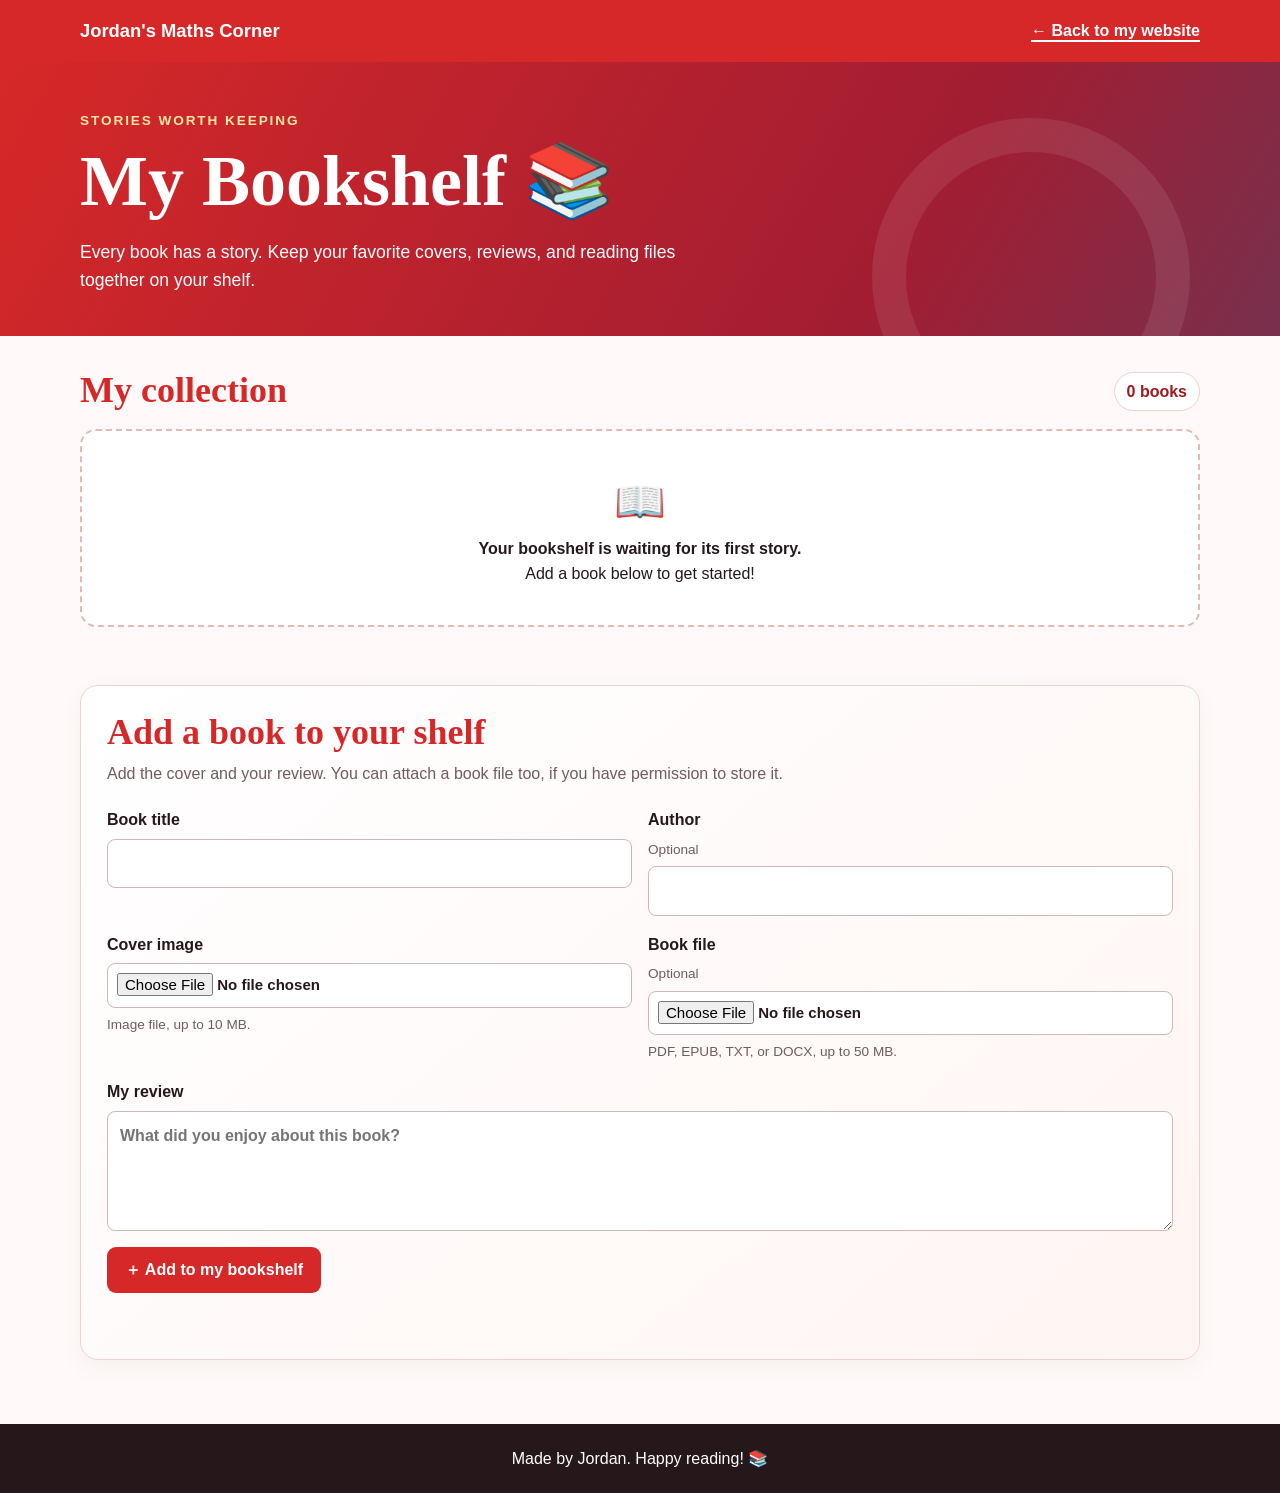
<file: books.html>
<!DOCTYPE html>
<html lang="en">
<head>
  <meta charset="UTF-8">
  <meta name="viewport" content="width=device-width, initial-scale=1">
  <meta name="theme-color" content="#d62828">
  <title>My Bookshelf | Jordan's Maths Corner</title>
  <style>
    :root {
      --red: #d62828;
      --dark-red: #9d1b1b;
      --pink: #ffe9e6;
      --ink: #26181a;
      --muted: #715c5d;
      --white: #fff;
      --line: #efd1cd;
    }

    * { box-sizing: border-box; }
    body { margin: 0; background: #fffaf9; color: var(--ink); font-family: "Trebuchet MS", "Segoe UI", Arial, sans-serif; line-height: 1.6; }
    a { color: inherit; }
    .wrapper { width: min(1120px, calc(100% - 36px)); margin: 0 auto; }
    .site-nav { background: var(--red); }
    .nav-inner { display: flex; min-height: 62px; align-items: center; justify-content: space-between; gap: 16px; }
    .brand { color: var(--white); font-size: 1.15rem; font-weight: bold; text-decoration: none; }
    .home-link { color: var(--white); font-weight: bold; text-decoration-thickness: 2px; text-underline-offset: 4px; }
    .books-hero { position: relative; overflow: hidden; padding: 48px 0 42px; background: linear-gradient(120deg, #d62828, #a21d32 70%, #78304d); color: var(--white); }
    .books-hero::after { position: absolute; right: 7%; bottom: -100px; width: 250px; height: 250px; border: 34px solid #ffffff16; border-radius: 50%; content: ""; }
    .eyebrow { margin: 0 0 8px; color: #ffe6a3; font-size: .85rem; font-weight: bold; letter-spacing: .14em; text-transform: uppercase; }
    h1, h2, h3 { font-family: Georgia, "Times New Roman", serif; line-height: 1.15; }
    h1 { max-width: 700px; margin: 0; font-size: clamp(2.5rem, 7vw, 4.5rem); }
    .books-hero p:last-child { max-width: 650px; margin: 15px 0 0; font-size: 1.1rem; }
    main { padding: 34px 0 64px; }
    .collection-heading { display: flex; align-items: end; justify-content: space-between; gap: 14px; margin-bottom: 18px; }
    h2 { margin: 0; color: var(--red); font-size: clamp(1.7rem, 4vw, 2.25rem); }
    .book-count { padding: 6px 12px; border: 1px solid var(--line); border-radius: 999px; background: var(--white); color: var(--dark-red); font-weight: bold; white-space: nowrap; }
    .book-collection { display: grid; grid-template-columns: repeat(auto-fill, minmax(min(100%, 235px), 1fr)); align-items: stretch; gap: 22px; }
    .book-card { display: flex; min-width: 0; flex-direction: column; overflow: hidden; border: 1px solid var(--line); border-radius: 16px; background: var(--white); box-shadow: 0 8px 24px #5526260d; transition: transform 180ms ease, box-shadow 180ms ease; }
    .book-card:hover { transform: translateY(-4px); box-shadow: 0 14px 32px #5526261c; }
    .book-cover-wrap { display: grid; min-height: 290px; place-items: center; padding: 16px; background: radial-gradient(ellipse at center, #fff 0%, #fff8f6 54%, #f8e7e4 100%); }
    .book-cover { display: block; width: 100%; height: 265px; object-fit: contain; filter: drop-shadow(0 10px 12px #29120f2a); }
    .book-card-content { display: flex; flex: 1; flex-direction: column; gap: 8px; padding: 18px; }
    .book-card h3 { margin: 0; font-size: 1.35rem; overflow-wrap: anywhere; }
    .book-author { margin: -4px 0 0; color: var(--muted); font-size: .95rem; }
    .book-review { margin: 4px 0 8px; overflow-wrap: anywhere; white-space: pre-wrap; }
    .book-card-actions { display: flex; flex-wrap: wrap; align-items: center; gap: 9px; margin-top: auto; padding-top: 8px; }
    .book-file-link, .remove-book { display: inline-flex; min-height: 40px; align-items: center; justify-content: center; padding: 8px 12px; border-radius: 8px; font: inherit; font-size: .92rem; font-weight: bold; text-decoration: none; }
    .book-file-link { background: var(--pink); color: var(--dark-red); }
    .remove-book { border: 1px solid var(--line); background: var(--white); color: var(--dark-red); cursor: pointer; }
    .remove-book:hover { background: #fff1ef; }
    .empty-state { padding: 38px 20px; border: 2px dashed #e6b8b2; border-radius: 16px; background: var(--white); text-align: center; }
    .empty-icon { margin-bottom: 8px; font-size: 2.6rem; }
    .empty-state p { margin: 8px 0 0; color: var(--muted); }
    .add-book { margin-top: 42px; padding: 26px; border: 1px solid var(--line); border-radius: 18px; background: linear-gradient(140deg, #fff, #fff5f3); box-shadow: 0 8px 24px #5526260d; }
    .add-book-intro { margin: 8px 0 20px; color: var(--muted); }
    .book-form { display: grid; grid-template-columns: repeat(2, minmax(0, 1fr)); gap: 16px; }
    .book-form label { display: grid; align-content: start; gap: 6px; font-weight: bold; }
    .book-form label.full-width, .book-form-status, .book-save { grid-column: 1 / -1; }
    .book-form input, .book-form textarea { width: 100%; min-width: 0; padding: 11px 12px; border: 1px solid #cdb9b7; border-radius: 8px; background: var(--white); color: var(--ink); font: inherit; }
    .book-form input[type="file"] { padding: 9px; font-size: .94rem; }
    .book-form textarea { min-height: 120px; resize: vertical; }
    .book-form small { color: var(--muted); font-size: .85rem; font-weight: normal; }
    .book-save { justify-self: start; min-height: 46px; padding: 10px 18px; border: 0; border-radius: 9px; background: var(--red); color: var(--white); font: inherit; font-weight: bold; cursor: pointer; }
    .book-save:hover { background: var(--dark-red); }
    .book-save:disabled, .remove-book:disabled { cursor: wait; opacity: .6; }
    .book-form-status { min-height: 1.5em; margin: 0; font-weight: bold; }
    :focus-visible { outline: 3px solid #382323; outline-offset: 3px; }
    footer { padding: 22px 0; background: var(--ink); color: var(--white); text-align: center; }
    footer p { margin: 0; }
    @media (max-width: 600px) {
      .wrapper { width: min(100% - 24px, 1120px); }
      .books-hero { padding: 38px 0 34px; }
      main { padding-top: 26px; }
      .collection-heading { align-items: start; flex-direction: column; }
      .book-cover-wrap { min-height: 250px; }
      .book-cover { height: 225px; }
      .add-book { padding: 18px; }
      .book-form { grid-template-columns: 1fr; }
      .book-form label.full-width, .book-form-status, .book-save { grid-column: auto; }
    }
    @media (prefers-reduced-motion: reduce) {
      *, *::before, *::after { scroll-behavior: auto !important; transition-duration: .01ms !important; }
    }
  </style>
</head>
<body>
  <nav class="site-nav">
    <div class="wrapper nav-inner">
      <a class="brand" href="jordan.html">Jordan's Maths Corner</a>
      <a class="home-link" href="jordan.html">← Back to my website</a>
    </div>
  </nav>

  <header class="books-hero">
    <div class="wrapper">
      <p class="eyebrow">Stories worth keeping</p>
      <h1>My Bookshelf 📚</h1>
      <p>Every book has a story. Keep your favorite covers, reviews, and reading files together on your shelf.</p>
    </div>
  </header>

  <main class="wrapper">
    <section aria-labelledby="collectionTitle">
      <div class="collection-heading">
        <h2 id="collectionTitle">My collection</h2>
        <span class="book-count" id="bookCount" aria-live="polite">Loading books…</span>
      </div>
      <p class="empty-state" id="bookEmpty" hidden>
        <span class="empty-icon" aria-hidden="true">📖</span><br>
        <strong>Your bookshelf is waiting for its first story.</strong>
        <span><br>Add a book below to get started!</span>
      </p>
      <div class="book-collection" id="bookCollection" aria-label="My books"></div>
    </section>

    <section class="add-book" aria-labelledby="addBookTitle">
      <h2 id="addBookTitle">Add a book to your shelf</h2>
      <p class="add-book-intro">Add the cover and your review. You can attach a book file too, if you have permission to store it.</p>
      <form class="book-form" id="bookForm">
        <label for="bookTitle">Book title
          <input id="bookTitle" name="title" type="text" maxlength="120" autocomplete="off" required>
        </label>
        <label for="bookAuthor">Author <small>Optional</small>
          <input id="bookAuthor" name="author" type="text" maxlength="120" autocomplete="off">
        </label>
        <label for="bookCover">Cover image
          <input id="bookCover" name="cover" type="file" accept="image/*" required>
          <small>Image file, up to 10 MB.</small>
        </label>
        <label for="bookFile">Book file <small>Optional</small>
          <input id="bookFile" name="file" type="file" accept=".pdf,.epub,.txt,.docx,application/pdf,application/epub+zip,text/plain,application/vnd.openxmlformats-officedocument.wordprocessingml.document">
          <small>PDF, EPUB, TXT, or DOCX, up to 50 MB.</small>
        </label>
        <label class="full-width" for="bookReview">My review
          <textarea id="bookReview" name="review" maxlength="3000" required placeholder="What did you enjoy about this book?"></textarea>
        </label>
        <button class="book-save" type="submit" id="bookSave">＋ Add to my bookshelf</button>
        <p class="book-form-status" id="bookFormStatus" role="status" aria-live="polite"></p>
      </form>
    </section>
  </main>

  <footer><div class="wrapper"><p>Made by Jordan. Happy reading! 📚</p></div></footer>

  <script>
    const bookForm = document.getElementById("bookForm");
    const bookFormStatus = document.getElementById("bookFormStatus");
    const bookCollection = document.getElementById("bookCollection");
    const bookEmptyMessage = document.getElementById("bookEmpty");
    const bookCount = document.getElementById("bookCount");
    const bookSaveButton = document.getElementById("bookSave");
    let bookDatabasePromise;
    let bookObjectUrls = [];

    function openBookDatabase() {
      if (!window.indexedDB) return Promise.reject(new Error("This browser does not support saved book collections."));
      if (!bookDatabasePromise) {
        bookDatabasePromise = new Promise((resolve, reject) => {
          const request = indexedDB.open("jordans-book-collection", 1);
          request.onupgradeneeded = () => {
            if (!request.result.objectStoreNames.contains("books")) {
              request.result.createObjectStore("books", { keyPath: "id" });
            }
          };
          request.onsuccess = () => resolve(request.result);
          request.onerror = () => reject(new Error("Could not open your book collection: " + request.error.message));
          request.onblocked = () => reject(new Error("Your book collection is busy in another tab. Close that tab and try again."));
        });
      }
      return bookDatabasePromise;
    }

    async function getSavedBooks() {
      const database = await openBookDatabase();
      return new Promise((resolve, reject) => {
        const transaction = database.transaction("books", "readonly");
        const request = transaction.objectStore("books").getAll();
        request.onsuccess = () => resolve(request.result.sort((first, second) => second.createdAt - first.createdAt));
        request.onerror = () => reject(new Error("Could not read your saved books: " + request.error.message));
        transaction.onabort = () => reject(new Error("Reading your saved books was interrupted."));
      });
    }

    async function saveBook(book) {
      const database = await openBookDatabase();
      return new Promise((resolve, reject) => {
        const transaction = database.transaction("books", "readwrite");
        transaction.objectStore("books").add(book);
        transaction.oncomplete = resolve;
        transaction.onerror = () => reject(new Error("Could not save this book: " + transaction.error.message));
        transaction.onabort = () => reject(new Error("Saving this book was interrupted."));
      });
    }

    async function deleteSavedBook(id) {
      const database = await openBookDatabase();
      return new Promise((resolve, reject) => {
        const transaction = database.transaction("books", "readwrite");
        transaction.objectStore("books").delete(id);
        transaction.oncomplete = resolve;
        transaction.onerror = () => reject(new Error("Could not remove this book: " + transaction.error.message));
        transaction.onabort = () => reject(new Error("Removing this book was interrupted."));
      });
    }

    async function renderBookCollection() {
      const books = await getSavedBooks();
      bookObjectUrls.forEach(url => URL.revokeObjectURL(url));
      bookObjectUrls = [];
      bookCollection.replaceChildren();
      bookEmptyMessage.hidden = books.length > 0;
      bookCount.textContent = books.length + (books.length === 1 ? " book" : " books");
      books.forEach(book => {
        const card = document.createElement("article");
        card.className = "book-card";
        const coverWrap = document.createElement("div");
        coverWrap.className = "book-cover-wrap";
        const cover = document.createElement("img");
        cover.className = "book-cover";
        cover.src = URL.createObjectURL(book.cover);
        bookObjectUrls.push(cover.src);
        cover.alt = "Cover of " + book.title;
        cover.loading = "lazy";
        coverWrap.append(cover);

        const content = document.createElement("div");
        content.className = "book-card-content";
        const title = document.createElement("h3");
        title.textContent = book.title;
        content.append(title);
        if (book.author) {
          const author = document.createElement("p");
          author.className = "book-author";
          author.textContent = "by " + book.author;
          content.append(author);
        }
        const review = document.createElement("p");
        review.className = "book-review";
        review.textContent = book.review;
        content.append(review);

        const actions = document.createElement("div");
        actions.className = "book-card-actions";
        if (book.file) {
          const fileUrl = URL.createObjectURL(book.file);
          bookObjectUrls.push(fileUrl);
          const fileLink = document.createElement("a");
          fileLink.className = "book-file-link";
          fileLink.href = fileUrl;
          fileLink.download = book.fileName;
          fileLink.textContent = "↓ " + book.fileName;
          actions.append(fileLink);
        }
        const removeButton = document.createElement("button");
        removeButton.className = "remove-book";
        removeButton.type = "button";
        removeButton.dataset.deleteBook = book.id;
        removeButton.textContent = "Remove";
        actions.append(removeButton);
        content.append(actions);
        card.append(coverWrap, content);
        bookCollection.append(card);
      });
    }

    bookForm.addEventListener("submit", async event => {
      event.preventDefault();
      const formData = new FormData(bookForm);
      const cover = formData.get("cover");
      const file = formData.get("file");
      if (!(cover instanceof File) || !cover.type.startsWith("image/")) {
        bookFormStatus.textContent = "Choose a valid cover image.";
        return;
      }
      if (cover.size > 10 * 1024 * 1024) {
        bookFormStatus.textContent = "The cover image must be 10 MB or smaller.";
        return;
      }
      const acceptedBookExtensions = [".pdf", ".epub", ".txt", ".docx"];
      if (file instanceof File && file.size > 0) {
        const extension = file.name.slice(file.name.lastIndexOf(".")).toLowerCase();
        if (!acceptedBookExtensions.includes(extension)) {
          bookFormStatus.textContent = "Book files must be PDF, EPUB, TXT, or DOCX.";
          return;
        }
        if (file.size > 50 * 1024 * 1024) {
          bookFormStatus.textContent = "The book file must be 50 MB or smaller.";
          return;
        }
      }
      bookSaveButton.disabled = true;
      bookFormStatus.textContent = "Saving your book...";
      try {
        await saveBook({
          id: Date.now() + "-" + Math.random().toString(36).slice(2),
          title: String(formData.get("title")).trim(),
          author: String(formData.get("author")).trim(),
          review: String(formData.get("review")).trim(),
          cover,
          file: file instanceof File && file.size > 0 ? file : null,
          fileName: file instanceof File ? file.name : "",
          createdAt: Date.now()
        });
        bookForm.reset();
        await renderBookCollection();
        bookFormStatus.textContent = "Book added to your bookshelf!";
      } catch (error) {
        bookFormStatus.textContent = error.message;
      } finally {
        bookSaveButton.disabled = false;
      }
    });

    bookCollection.addEventListener("click", async event => {
      const removeButton = event.target.closest("button[data-delete-book]");
      if (!removeButton) return;
      removeButton.disabled = true;
      bookFormStatus.textContent = "Removing book...";
      try {
        await deleteSavedBook(removeButton.dataset.deleteBook);
        await renderBookCollection();
        bookFormStatus.textContent = "Book removed from your bookshelf.";
      } catch (error) {
        bookFormStatus.textContent = error.message;
        removeButton.disabled = false;
      }
    });

    renderBookCollection().catch(error => {
      bookCount.textContent = "Unable to load books";
      bookFormStatus.textContent = error.message;
      bookSaveButton.disabled = true;
    });
  </script>
</body>
</html>
</file>
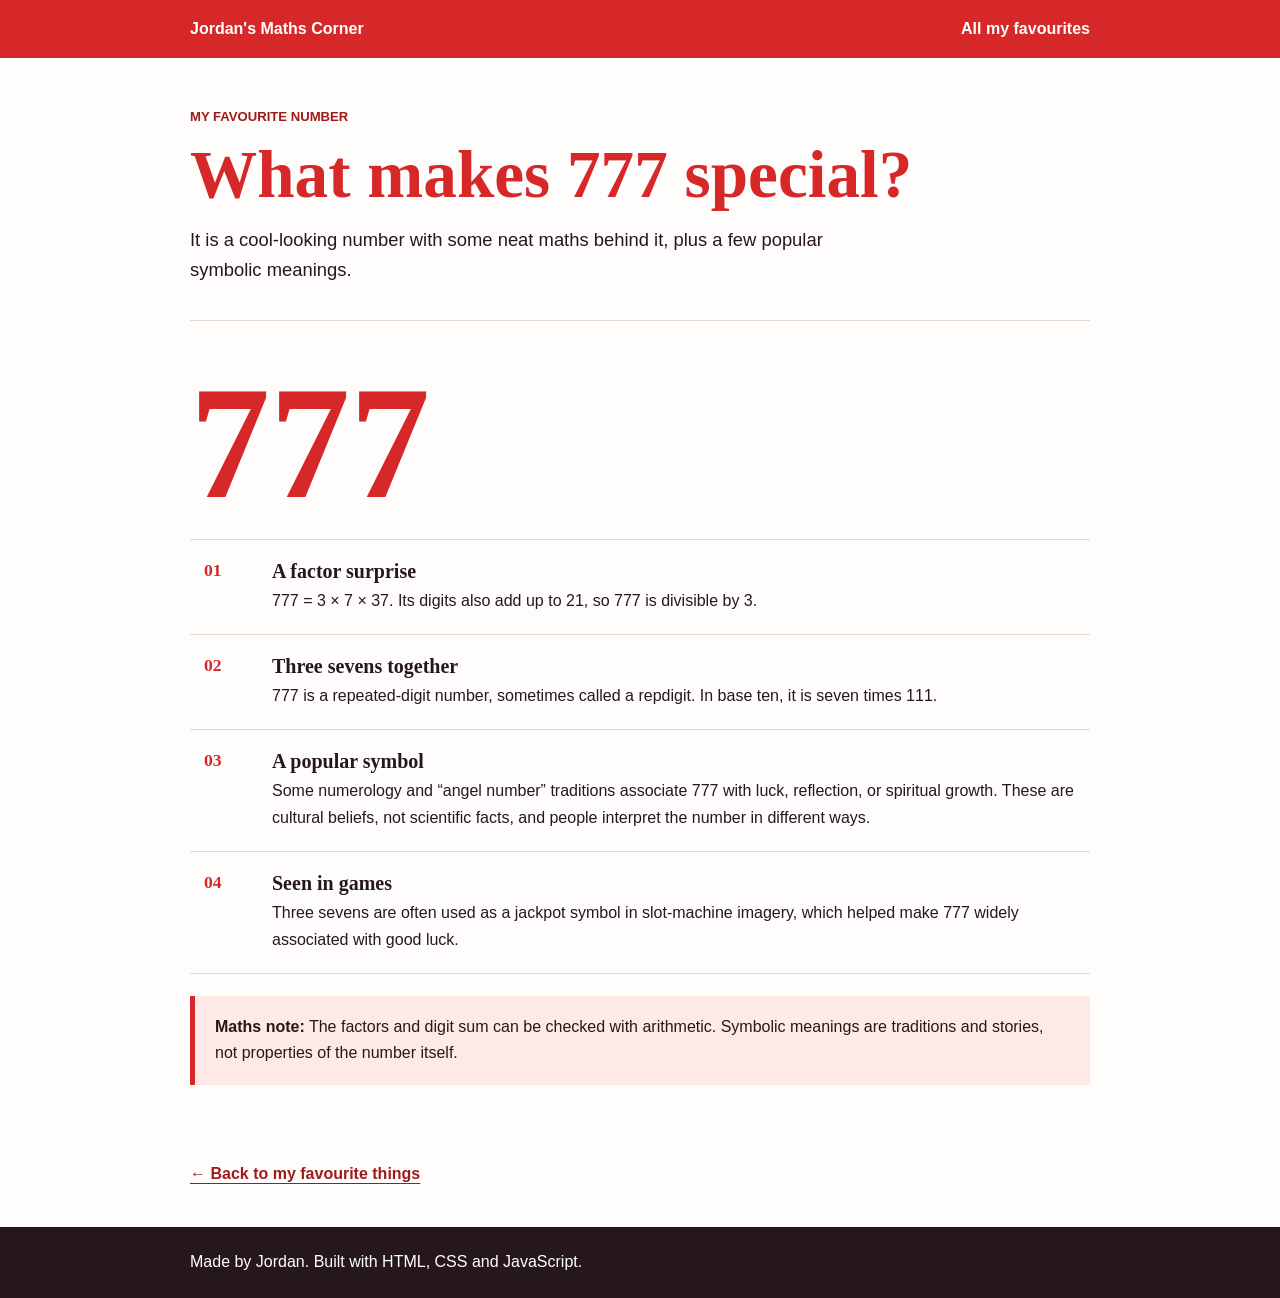
<file: favourite-777.html>
<!DOCTYPE html>
<html lang="en">
<head>
  <meta charset="UTF-8">
  <meta name="viewport" content="width=device-width, initial-scale=1">
  <title>Number 777 | Jordan's Maths Corner</title>
  <link rel="stylesheet" href="favourites.css">
</head>
<body>
  <nav class="site-nav">
    <div class="page-shell">
      <a href="jordan.html">Jordan's Maths Corner</a>
      <a href="jordan.html#favourites">All my favourites</a>
    </div>
  </nav>
  <main class="page-shell">
    <header class="detail-heading">
      <p class="eyebrow">My favourite number</p>
      <h1>What makes 777 special?</h1>
      <p>It is a cool-looking number with some neat maths behind it, plus a few popular symbolic meanings.</p>
    </header>
    <section class="content-section" aria-label="Facts and meanings of 777">
      <div class="number-mark" aria-label="Seven hundred seventy-seven">777</div>
      <div class="fact-list">
        <article class="fact-row"><span class="fact-number">01</span><div><h2>A factor surprise</h2><p>777 = 3 × 7 × 37. Its digits also add up to 21, so 777 is divisible by 3.</p></div></article>
        <article class="fact-row"><span class="fact-number">02</span><div><h2>Three sevens together</h2><p>777 is a repeated-digit number, sometimes called a repdigit. In base ten, it is seven times 111.</p></div></article>
        <article class="fact-row"><span class="fact-number">03</span><div><h2>A popular symbol</h2><p>Some numerology and “angel number” traditions associate 777 with luck, reflection, or spiritual growth. These are cultural beliefs, not scientific facts, and people interpret the number in different ways.</p></div></article>
        <article class="fact-row"><span class="fact-number">04</span><div><h2>Seen in games</h2><p>Three sevens are often used as a jackpot symbol in slot-machine imagery, which helped make 777 widely associated with good luck.</p></div></article>
      </div>
      <aside class="meaning-note"><p><strong>Maths note:</strong> The factors and digit sum can be checked with arithmetic. Symbolic meanings are traditions and stories, not properties of the number itself.</p></aside>
    </section>
    <a class="back-link" href="jordan.html#favourites">← Back to my favourite things</a>
  </main>
  <footer><div class="page-shell"><p>Made by Jordan. Built with HTML, CSS and JavaScript.</p></div></footer>
</body>
</html>
</file>
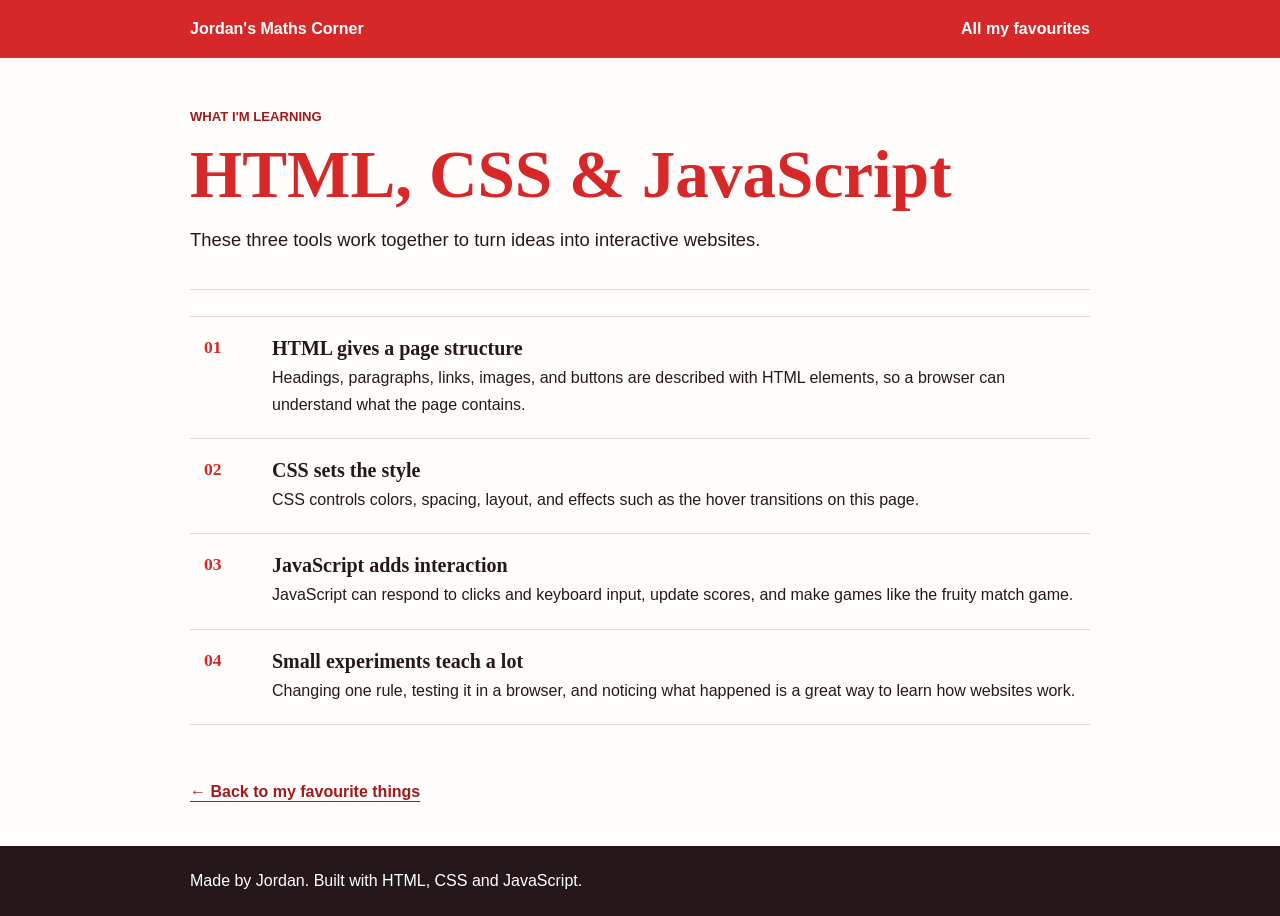
<file: favourite-learning.html>
<!DOCTYPE html>
<html lang="en">
<head>
  <meta charset="UTF-8">
  <meta name="viewport" content="width=device-width, initial-scale=1">
  <title>Learning to Code | Jordan's Maths Corner</title>
  <link rel="stylesheet" href="favourites.css">
</head>
<body>
  <nav class="site-nav">
    <div class="page-shell">
      <a href="jordan.html">Jordan's Maths Corner</a>
      <a href="jordan.html#favourites">All my favourites</a>
    </div>
  </nav>
  <main class="page-shell">
    <header class="detail-heading">
      <p class="eyebrow">What I'm learning</p>
      <h1>HTML, CSS &amp; JavaScript</h1>
      <p>These three tools work together to turn ideas into interactive websites.</p>
    </header>
    <section class="content-section" aria-label="Web development basics">
      <div class="fact-list">
        <article class="fact-row"><span class="fact-number">01</span><div><h2>HTML gives a page structure</h2><p>Headings, paragraphs, links, images, and buttons are described with HTML elements, so a browser can understand what the page contains.</p></div></article>
        <article class="fact-row"><span class="fact-number">02</span><div><h2>CSS sets the style</h2><p>CSS controls colors, spacing, layout, and effects such as the hover transitions on this page.</p></div></article>
        <article class="fact-row"><span class="fact-number">03</span><div><h2>JavaScript adds interaction</h2><p>JavaScript can respond to clicks and keyboard input, update scores, and make games like the fruity match game.</p></div></article>
        <article class="fact-row"><span class="fact-number">04</span><div><h2>Small experiments teach a lot</h2><p>Changing one rule, testing it in a browser, and noticing what happened is a great way to learn how websites work.</p></div></article>
      </div>
    </section>
    <a class="back-link" href="jordan.html#favourites">← Back to my favourite things</a>
  </main>
  <footer><div class="page-shell"><p>Made by Jordan. Built with HTML, CSS and JavaScript.</p></div></footer>
</body>
</html>
</file>
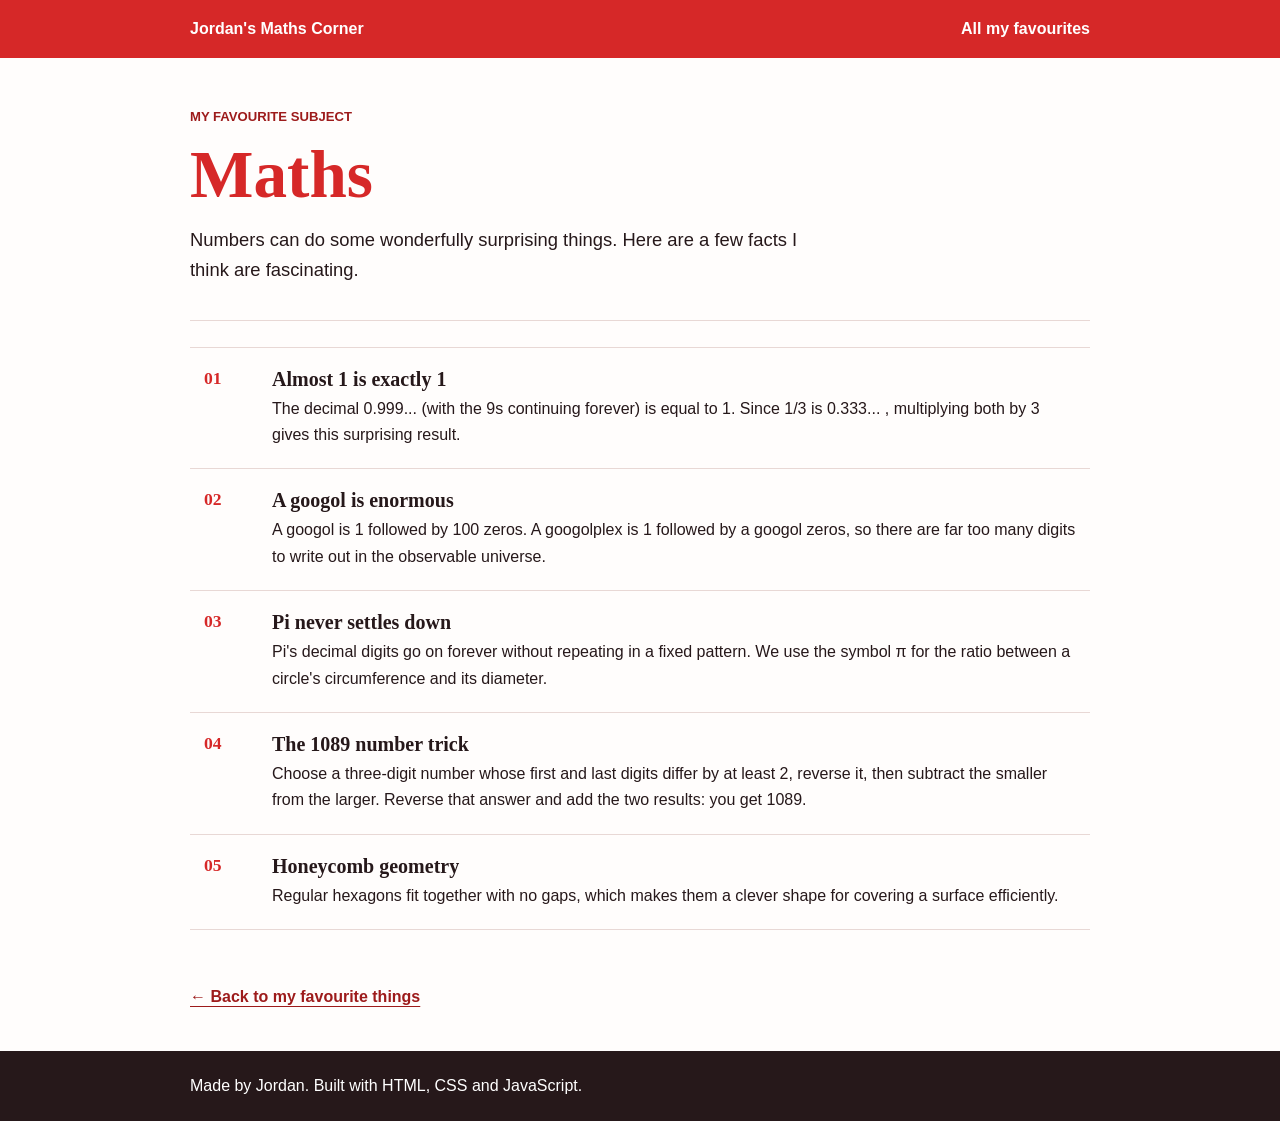
<file: favourite-maths.html>
<!DOCTYPE html>
<html lang="en">
<head>
  <meta charset="UTF-8">
  <meta name="viewport" content="width=device-width, initial-scale=1">
  <title>Maths Facts | Jordan's Maths Corner</title>
  <link rel="stylesheet" href="favourites.css">
</head>
<body>
  <nav class="site-nav">
    <div class="page-shell">
      <a href="jordan.html">Jordan's Maths Corner</a>
      <a href="jordan.html#favourites">All my favourites</a>
    </div>
  </nav>
  <main class="page-shell">
    <header class="detail-heading">
      <p class="eyebrow">My favourite subject</p>
      <h1>Maths</h1>
      <p>Numbers can do some wonderfully surprising things. Here are a few facts I think are fascinating.</p>
    </header>
    <section class="content-section" aria-label="Interesting maths facts">
      <div class="fact-list">
        <article class="fact-row"><span class="fact-number">01</span><div><h2>Almost 1 is exactly 1</h2><p>The decimal 0.999... (with the 9s continuing forever) is equal to 1. Since 1/3 is 0.333... , multiplying both by 3 gives this surprising result.</p></div></article>
        <article class="fact-row"><span class="fact-number">02</span><div><h2>A googol is enormous</h2><p>A googol is 1 followed by 100 zeros. A googolplex is 1 followed by a googol zeros, so there are far too many digits to write out in the observable universe.</p></div></article>
        <article class="fact-row"><span class="fact-number">03</span><div><h2>Pi never settles down</h2><p>Pi's decimal digits go on forever without repeating in a fixed pattern. We use the symbol π for the ratio between a circle's circumference and its diameter.</p></div></article>
        <article class="fact-row"><span class="fact-number">04</span><div><h2>The 1089 number trick</h2><p>Choose a three-digit number whose first and last digits differ by at least 2, reverse it, then subtract the smaller from the larger. Reverse that answer and add the two results: you get 1089.</p></div></article>
        <article class="fact-row"><span class="fact-number">05</span><div><h2>Honeycomb geometry</h2><p>Regular hexagons fit together with no gaps, which makes them a clever shape for covering a surface efficiently.</p></div></article>
      </div>
    </section>
    <a class="back-link" href="jordan.html#favourites">← Back to my favourite things</a>
  </main>
  <footer><div class="page-shell"><p>Made by Jordan. Built with HTML, CSS and JavaScript.</p></div></footer>
</body>
</html>
</file>
<file: favourites.css>
:root {
  --red: #D62828;
  --dark-red: #9D1B1B;
  --pink: #FFE9E6;
  --ink: #26181A;
  --paper: #FFFDFC;
  --green: #2F6845;
}

* { box-sizing: border-box; }
body { margin: 0; background: var(--paper); color: var(--ink); font: 1rem/1.65 "Trebuchet MS", "Segoe UI", sans-serif; }
h1, h2 { font-family: Georgia, "Times New Roman", serif; line-height: 1.15; }
a { color: inherit; }
.page-shell { width: min(900px, calc(100% - 40px)); margin: 0 auto; }
.site-nav { background: var(--red); color: white; }
.site-nav .page-shell { min-height: 58px; display: flex; align-items: center; justify-content: space-between; gap: 16px; flex-wrap: wrap; padding: 12px 0; }
.site-nav a { color: white; text-decoration: none; font-weight: bold; }
.site-nav a:hover, .site-nav a:focus-visible { text-decoration: underline; text-underline-offset: 4px; }
.detail-heading { padding: 48px 0 34px; border-bottom: 1px solid #e8d8d5; }
.eyebrow { margin: 0 0 8px; color: var(--dark-red); font-size: 0.82rem; font-weight: bold; text-transform: uppercase; }
.detail-heading h1 { margin: 0 0 12px; color: var(--red); font-size: clamp(2.6rem, 8vw, 4.2rem); }
.detail-heading p:last-child { max-width: 650px; margin: 0; font-size: 1.15rem; }
.content-section { padding: 26px 0 54px; }
.content-section > h2 { color: var(--red); font-size: 1.7rem; margin: 0 0 12px; }
.fact-list { border-top: 1px solid #e8d8d5; }
.fact-row { display: grid; grid-template-columns: 52px 1fr; gap: 16px; padding: 20px 14px; border-bottom: 1px solid #e8d8d5; transition: background-color 180ms ease, transform 180ms ease, border-color 180ms ease; }
.fact-row:hover, .fact-row:focus-within { background: var(--pink); transform: translateX(5px); border-color: #e8b3ad; }
.fact-number { color: var(--red); font: bold 1.1rem Georgia, serif; }
.fact-row h2 { margin: 0 0 5px; font-size: 1.25rem; }
.fact-row p { margin: 0; }
.color-gallery { display: grid; grid-template-columns: repeat(3, minmax(0, 1fr)); gap: 16px; margin-top: 22px; }
.color-photo { min-width: 0; margin: 0; overflow: hidden; background: white; border: 1px solid #e8d8d5; border-radius: 6px; }
.color-photo img { display: block; width: 100%; aspect-ratio: 4 / 3; object-fit: cover; transition: transform 240ms ease, filter 240ms ease; }
.color-photo:hover img, .color-photo:focus-within img { transform: scale(1.06); filter: saturate(1.15); }
.color-photo figcaption { padding: 10px 12px; font-weight: bold; }
.meaning-note { margin: 22px 0; padding: 18px 20px; background: var(--pink); border-left: 5px solid var(--red); }
.meaning-note p { margin: 0; }
.number-mark { margin: 20px 0; color: var(--red); font: bold clamp(5rem, 20vw, 10rem)/0.95 Georgia, serif; transition: color 180ms ease, transform 180ms ease; transform-origin: left center; }
.number-mark:hover { color: var(--dark-red); transform: scale(1.04); }
.back-link { display: inline-block; margin: 0 0 40px; color: var(--dark-red); font-weight: bold; text-underline-offset: 4px; }
footer { padding: 22px 0; background: var(--ink); color: white; }
footer p { margin: 0; }
:focus-visible { outline: 3px solid var(--green); outline-offset: 3px; }
@media (max-width: 620px) {
  .color-gallery { grid-template-columns: 1fr; }
  .color-photo img { aspect-ratio: 16 / 10; }
  .detail-heading { padding-top: 34px; }
}
@media (prefers-reduced-motion: reduce) {
  *, *::before, *::after { scroll-behavior: auto !important; transition-duration: 1ms !important; animation-duration: 1ms !important; }
}
</file>
